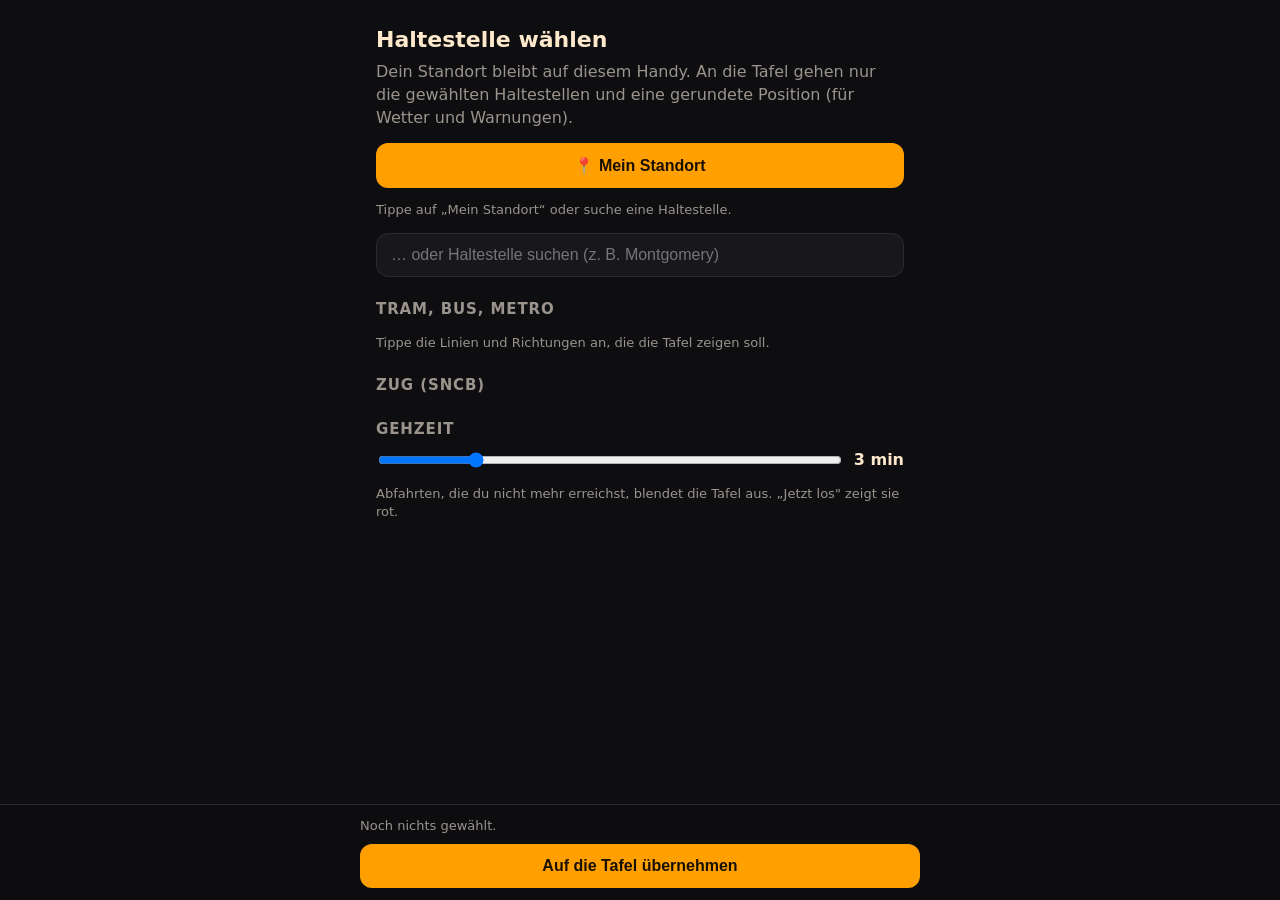
<file: site/setup/index.html>
<!doctype html>
<html lang="de">
<head>
<meta charset="utf-8">
<meta name="viewport" content="width=device-width, initial-scale=1">
<title>Perron – Haltestelle wählen</title>
<meta name="referrer" content="no-referrer">
<style>
  :root { --bg:#0e0e10; --card:#18181c; --line:#2a2a30; --fg:#ffe9cc; --sec:#9a948c; --acc:#ffa000; --ok:#4fd1c5; }
  * { box-sizing:border-box; }
  body { margin:0; background:var(--bg); color:var(--fg); font:16px/1.45 system-ui,-apple-system,"Segoe UI",sans-serif; }
  main { max-width:560px; margin:0 auto; padding:16px 16px 120px; }
  h1 { font-size:22px; margin:8px 0 4px; } h2 { font-size:15px; color:var(--sec); text-transform:uppercase; letter-spacing:.06em; margin:22px 0 8px; }
  p.lead { color:var(--sec); margin:0 0 14px; }
  button, .btn { appearance:none; border:0; border-radius:12px; background:var(--acc); color:#1a1000; font-weight:650; font-size:16px; padding:13px 16px; width:100%; cursor:pointer; }
  button.ghost { background:transparent; color:var(--fg); border:1px solid var(--line); }
  input[type=search] { width:100%; padding:12px 14px; border-radius:12px; border:1px solid var(--line); background:var(--card); color:var(--fg); font-size:16px; }
  .row { display:flex; gap:10px; } .row > * { flex:1; }
  .stop { background:var(--card); border:1px solid var(--line); border-radius:14px; padding:12px; margin:10px 0; }
  .stop h3 { margin:0 0 2px; font-size:17px; } .stop .meta { color:var(--sec); font-size:13px; margin-bottom:8px; }
  .chip { display:inline-flex; align-items:center; gap:8px; margin:4px 6px 4px 0; padding:6px 10px 6px 6px; border-radius:10px; border:1px solid var(--line); background:#111114; color:var(--fg); font-size:14px; cursor:pointer; user-select:none; }
  .chip.on { border-color:var(--acc); background:#2a1d05; }
  .badge { min-width:30px; height:22px; padding:0 6px; border-radius:4px; display:inline-flex; align-items:center; justify-content:center; font-weight:700; font-size:13px; }
  .station { display:flex; justify-content:space-between; align-items:center; }
  .hint { color:var(--sec); font-size:13px; }
  .sum { position:fixed; left:0; right:0; bottom:0; background:rgba(14,14,16,.96); border-top:1px solid var(--line); padding:12px 16px calc(12px + env(safe-area-inset-bottom)); }
  .sum .inner { max-width:560px; margin:0 auto; } .sum .txt { color:var(--sec); font-size:13px; margin-bottom:8px; min-height:18px; }
  .err { color:#ff6a50; } .okmsg { color:var(--ok); }
  .walk { display:flex; align-items:center; gap:10px; margin-top:8px; } .walk input { flex:1; }
</style>
</head>
<body>
<main>
  <h1>Haltestelle wählen</h1>
  <p class="lead">Dein Standort bleibt auf diesem Handy. An die Tafel gehen nur die gewählten Haltestellen und eine gerundete Position (für Wetter und Warnungen).</p>
  <div class="row">
    <button id="gps">📍 Mein Standort</button>
  </div>
  <p id="status" class="hint"></p>
  <input id="q" type="search" placeholder="… oder Haltestelle suchen (z. B. Montgomery)" autocomplete="off">

  <h2>Tram, Bus, Metro</h2>
  <p class="hint">Tippe die Linien und Richtungen an, die die Tafel zeigen soll.</p>
  <div id="stops"></div>

  <h2>Zug (SNCB)</h2>
  <div id="stations"></div>

  <h2>Gehzeit</h2>
  <div class="walk"><input id="walk" type="range" min="0" max="15" value="3"><b id="walkv">3 min</b></div>
  <p class="hint">Abfahrten, die du nicht mehr erreichst, blendet die Tafel aus. „Jetzt los" zeigt sie rot.</p>
</main>
<div class="sum"><div class="inner">
  <div id="sum" class="txt">Noch nichts gewählt.</div>
  <button id="apply" disabled>Auf die Tafel übernehmen</button>
</div></div>

<script>
(() => {
  const qs = new URLSearchParams(location.search);
  // Return address of the board: only private-network http origins are accepted.
  const ret = (qs.get("ret") || "").replace(/\/+$/, "");
  const RET_OK = /^http:\/\/((10|127)\.\d+\.\d+\.\d+|192\.168\.\d+\.\d+|172\.(1[6-9]|2\d|3[01])\.\d+\.\d+|[a-z0-9-]+\.local)(:\d+)?$/i.test(ret);
  const $ = (id) => document.getElementById(id);
  let STOPS = [], COLORS = {}, STATIONS = [], here = null;
  const sel = new Map();          // pointid -> Set("line|destination") – one chip = one direction
  let station = null, walk = 3, walkTouched = false;

  const dist = (a, b) => {
    const dy = (a.lat - b.lat) * 111195, dx = (a.lon - b.lon) * 111195 * Math.cos(a.lat * Math.PI / 180);
    return Math.hypot(dx, dy);
  };
  const badge = (line) => {
    const c = COLORS[line] || { c: "#5a5a5a", dark: false };
    const el = document.createElement("span");
    el.className = "badge";
    el.textContent = line;
    if (c.dark) { el.style.border = "2px solid " + c.c; el.style.color = c.c; }   // same rule as the LED board
    else { el.style.background = c.c; el.style.color = "#fff"; }
    return el;
  };

  async function load() {
    // revalidate (cheap 304) so updated stop data is picked up without stale browser caches
    const get = (u) => fetch(u, { cache: "no-cache" }).then(r => r.json());
    const [s, t] = await Promise.all([get("../data/stops.json"), get("../data/stations.json")]);
    STOPS = s.stops; COLORS = s.colors; STATIONS = t.stations;
  }

  function renderStops(list) {
    const box = $("stops"); box.innerHTML = "";
    // group platforms by name
    const groups = new Map();
    for (const s of list) {
      const k = s.fr;
      if (!groups.has(k)) groups.set(k, []);
      groups.get(k).push(s);
    }
    for (const [name, plats] of groups) {
      const card = document.createElement("div"); card.className = "stop";
      const d = here ? Math.round(dist(here, plats[0])) : null;
      card.innerHTML = `<h3></h3><div class="meta"></div>`;
      card.querySelector("h3").textContent = name + (plats[0].nl && plats[0].nl !== name ? " · " + plats[0].nl : "");
      card.querySelector(".meta").textContent = d != null ? `${d} m · ca. ${Math.max(1, Math.round(d / 80))} min zu Fuß` : "";
      for (const p of plats) {
        for (const [line, dest] of p.l) {
          const chip = document.createElement("span"); chip.className = "chip";
          chip.append(badge(line), document.createTextNode("→ " + dest));
          const k = line + "|" + dest;
          const on = () => sel.has(p.id) && sel.get(p.id).has(k);
          if (on()) chip.classList.add("on");
          chip.onclick = () => {
            if (!sel.has(p.id)) sel.set(p.id, new Set());
            const set = sel.get(p.id);
            set.has(k) ? set.delete(k) : set.add(k);
            if (!set.size) sel.delete(p.id);
            chip.classList.toggle("on", on());
            autoWalk();
            summary();
          };
          card.append(chip);
        }
      }
      box.append(card);
    }
    if (!list.length) box.innerHTML = '<p class="hint">Keine Haltestellen gefunden.</p>';
  }

  function renderStations(list) {
    const box = $("stations"); box.innerHTML = "";
    for (const s of list) {
      const card = document.createElement("div"); card.className = "stop station";
      const d = here ? ` · ${(dist(here, s) / 1000).toFixed(1)} km` : "";
      card.innerHTML = `<div><h3></h3><div class="meta"></div></div><span class="chip">wählen</span>`;
      card.querySelector("h3").textContent = s.name;
      card.querySelector(".meta").textContent = "SNCB" + d;
      const chip = card.querySelector(".chip");
      if (station && station.id === s.id) { chip.classList.add("on"); chip.textContent = "gewählt"; }
      chip.onclick = () => { station = (station && station.id === s.id) ? null : s; renderStations(list); summary(); };
      box.append(card);
    }
  }

  function nearby() {
    const st = STOPS.map(s => [dist(here, s), s]).filter(x => x[0] < 900).sort((a, b) => a[0] - b[0]).slice(0, 14).map(x => x[1]);
    renderStops(st);
    renderStations(STATIONS.map(s => [dist(here, s), s]).sort((a, b) => a[0] - b[0]).slice(0, 3).map(x => x[1]));
  }

  // accent- and punctuation-insensitive: "merode" finds "Mérode", "porte namur" finds "Porte de Namur"
  const norm = (x) => x.normalize("NFD").replace(/\p{M}/gu, "").toLowerCase().replace(/[-'’.]/g, " ").replace(/\s+/g, " ");
  function search(q) {
    q = norm(q.trim());
    if (q.length < 2) { if (here) nearby(); return; }
    renderStops(STOPS.filter(s => norm(s.fr).includes(q) || norm(s.nl).includes(q)).slice(0, 20));
    renderStations(STATIONS.filter(s => norm(s.name).includes(q)).slice(0, 5));
  }

  // Walking time = farthest selected platform (80 m/min), until the user moves the slider.
  function autoWalk() {
    if (walkTouched || !here) return;
    let m = 0;
    for (const id of sel.keys()) {
      const s = STOPS.find(x => x.id === id);
      if (s) m = Math.max(m, Math.round(dist(here, s) / 80));
    }
    walk = Math.min(15, m);
    $("walk").value = walk; $("walkv").textContent = walk + " min";
  }

  function payload() {
    // per-platform walking time from the phone position (80 m/min), e.g. "1234:1,2345:5"
    const points = [...sel.keys()].map(id => {
      const s = STOPS.find(x => x.id === id);
      return (here && s) ? `${id}:${Math.max(0, Math.round(dist(here, s) / 80))}` : id;
    });
    const picked = [...sel.values()].flatMap(s => [...s]);          // "line|dest"
    const lines = [...new Set(picked.map(k => k.split("|")[0]))];
    // Destination filter: only for lines where the user left out a direction the selected
    // platforms also serve (e.g. 71 -> Delta but not -> De Brouckère). Keyword = longest
    // word of the headsign; the board matches it case-insensitively inside the live destination.
    const keyword = (d) => d.split(/[\s\/]+/).filter(w => !/^(via|place|gare|porte|de|du|la|le|st|ste)$/i.test(w))
                           .sort((a, b) => b.length - a.length)[0] || d;
    const dfil = [];
    for (const line of lines) {
      const offered = new Set(), chosen = new Set();
      for (const [id, set] of sel) {
        const s = STOPS.find(x => x.id === id);
        if (s) for (const [l, d] of s.l) if (l === line) offered.add(d);
        for (const k of set) if (k.split("|")[0] === line) chosen.add(k.slice(line.length + 1));
      }
      if (chosen.size < offered.size) {
        for (const w of new Set([...chosen].map(keyword))) dfil.push(line + "=" + w);
      }
    }
    const p = { v: 1, points: points.join(","), lines: lines.join(","), dfilter: dfil.join(";"), walk };
    if (station) p.station = station.id;
    if (here) p.location = here.lat.toFixed(3) + "," + here.lon.toFixed(3);  // ~100 m: enough for weather/alerts
    return p;
  }

  function summary() {
    const p = payload();
    const n = sel.size;
    $("sum").textContent = n || station
      ? `${n} Bahnsteig(e) · Linien ${p.lines || "–"}${station ? " · Zug: " + station.name : ""} · Gehzeit ${walk} min`
      : "Noch nichts gewählt.";
    $("apply").disabled = !(n || station);
  }

  $("walk").oninput = (e) => { walkTouched = true; walk = +e.target.value; $("walkv").textContent = walk + " min"; summary(); };
  $("q").oninput = (e) => search(e.target.value);
  $("gps").onclick = () => {
    if (!navigator.geolocation) { $("status").textContent = "Standort nicht verfügbar – bitte suchen."; return; }
    $("status").textContent = "Standort wird bestimmt …";
    navigator.geolocation.getCurrentPosition(pos => {
      here = { lat: pos.coords.latitude, lon: pos.coords.longitude };
      $("status").textContent = `Genauigkeit ca. ${Math.round(pos.coords.accuracy)} m`;
      nearby();
    }, err => { $("status").innerHTML = '<span class="err">Kein Standort (' + err.message + ') – bitte suchen.</span>'; },
       { enableHighAccuracy: true, timeout: 15000, maximumAge: 60000 });
  };
  $("apply").onclick = () => {
    const p = payload();
    if (window.opener && RET_OK) {
      window.opener.postMessage({ perron: p }, ret);
      $("sum").innerHTML = '<span class="okmsg">Übernommen. Du kannst dieses Fenster schließen.</span>';
      setTimeout(() => window.close(), 800);
    } else if (RET_OK) {
      const b64 = btoa(unescape(encodeURIComponent(JSON.stringify(p)))).replace(/\+/g, "-").replace(/\//g, "_").replace(/=+$/, "");
      location.href = ret + "/#cfg=" + b64;      // fallback when opener is lost (in-app browsers)
    } else {
      $("sum").innerHTML = '<span class="err">Bitte diese Seite über die Einrichtung der Tafel öffnen.</span>';
    }
  };
  load().then(() => { $("status").textContent = "Tippe auf „Mein Standort“ oder suche eine Haltestelle."; })
        .catch(() => { $("status").innerHTML = '<span class="err">Daten konnten nicht geladen werden.</span>'; });
})();
</script>
</body>
</html>
</file>
